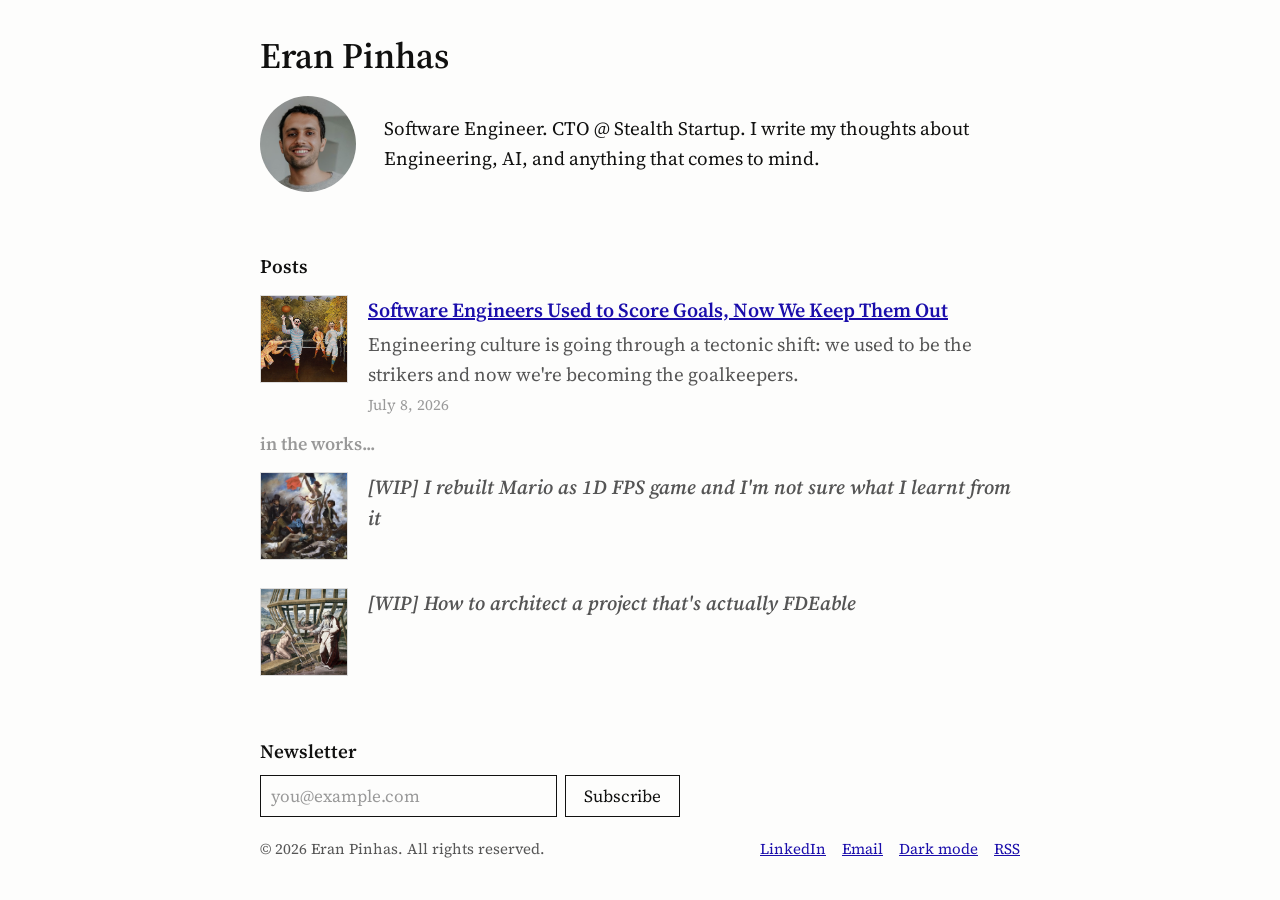
<file: index.html>
<!DOCTYPE html>
<html lang="en">
<head>
  <meta charset="utf-8">
  <meta name="viewport" content="width=device-width, initial-scale=1">
  <title>Eran Pinhas</title>
  <meta name="description" content="Software Engineer. CTO @ Stealth Startup. I write my thoughts about Engineering, AI, and anything that comes to mind.">
  <link rel="preconnect" href="https://fonts.googleapis.com">
  <link rel="preconnect" href="https://fonts.gstatic.com" crossorigin>
  <link href="https://fonts.googleapis.com/css2?family=Source+Serif+4:ital,opsz,wght@0,8..60,400;0,8..60,600;1,8..60,400&display=swap" rel="stylesheet">
  <link rel="alternate" type="application/rss+xml" title="Eran Pinhas" href="rss.xml">
  <link rel="stylesheet" href="styles.css">
  <script src="theme.js"></script>
</head>
<body>
  <div class="page">

    <header class="site-header">
      <a class="site-title" href="index.html">Eran Pinhas</a>
    </header>

    <section class="about">
      <img src="images/eran.png" alt="Eran Pinhas" width="96" height="96">
      <p>Software Engineer. CTO @ Stealth Startup. I write my thoughts about Engineering, AI, and anything that comes to mind.</p>
    </section>

    <section class="posts">

      <h2 class="posts-label">Posts</h2>

      <div class="post-item">
        <img class="post-thumb" src="images/cover.png" alt="">
        <div class="post-text">
          <a class="post-title" href="posts/software-engineers-used-to-score-goals-now-we-keep-them-out.html">Software Engineers Used to Score Goals, Now We Keep Them Out</a>
          <span class="post-description">Engineering culture is going through a tectonic shift: we used to be the strikers and now we're becoming the goalkeepers.</span>
          <span class="post-date">July 8, 2026</span>
        </div>
      </div>

      <h2 class="in-the-works">in the works...</h2>

      <div class="post-item">
        <img class="post-thumb" src="images/liberty.png" alt="">
        <div class="post-text">
          <span class="post-title wip">[WIP] I rebuilt Mario as 1D FPS game and I'm not sure what I learnt from it</span>
        </div>
      </div>

      <div class="post-item">
        <img class="post-thumb" src="images/ark.webp" alt="">
        <div class="post-text">
          <span class="post-title wip">[WIP] How to architect a project that's actually FDEable</span>
        </div>
      </div>

    </section>

    <div class="spacer"></div>

    <footer id="newsletter" class="site-footer">
      <div class="newsletter">
        <span class="newsletter-label">Newsletter</span>
        <form action="https://app.kit.com/forms/9654813/subscriptions" method="post">
          <input type="email" name="email_address" required placeholder="you@example.com" aria-label="Email address">
          <button type="submit">Subscribe</button>
        </form>
      </div>
      <div class="footer-bottom">
        <span>&copy; 2026 Eran Pinhas. All rights reserved.</span>
        <div class="footer-links">
          <a href="https://www.linkedin.com/in/eran-pinhas-915041149/">LinkedIn</a>
          <a href="mailto:eran@pinh.as">Email</a>
          <button class="theme-toggle" type="button">Dark mode</button>
          <a href="rss.xml">RSS</a>
        </div>
      </div>
    </footer>

  </div>
</body>
</html>
</file>
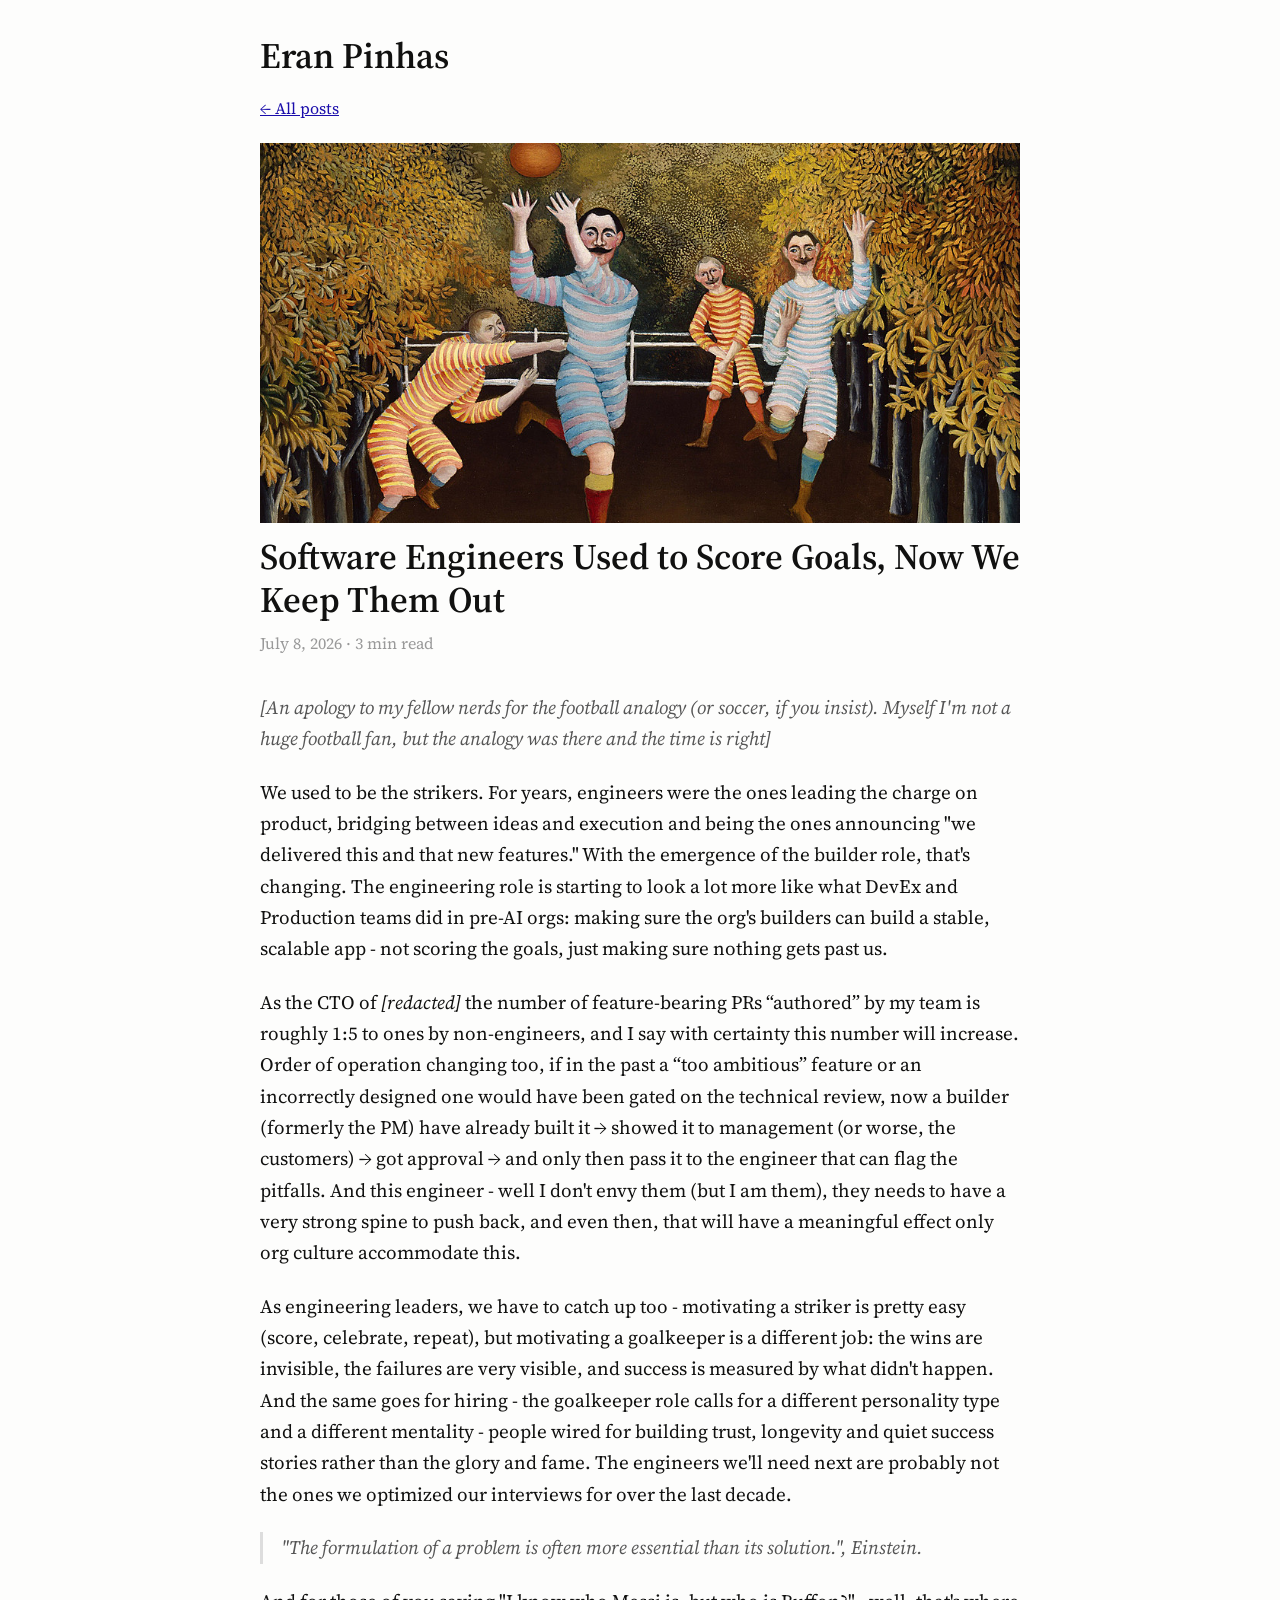
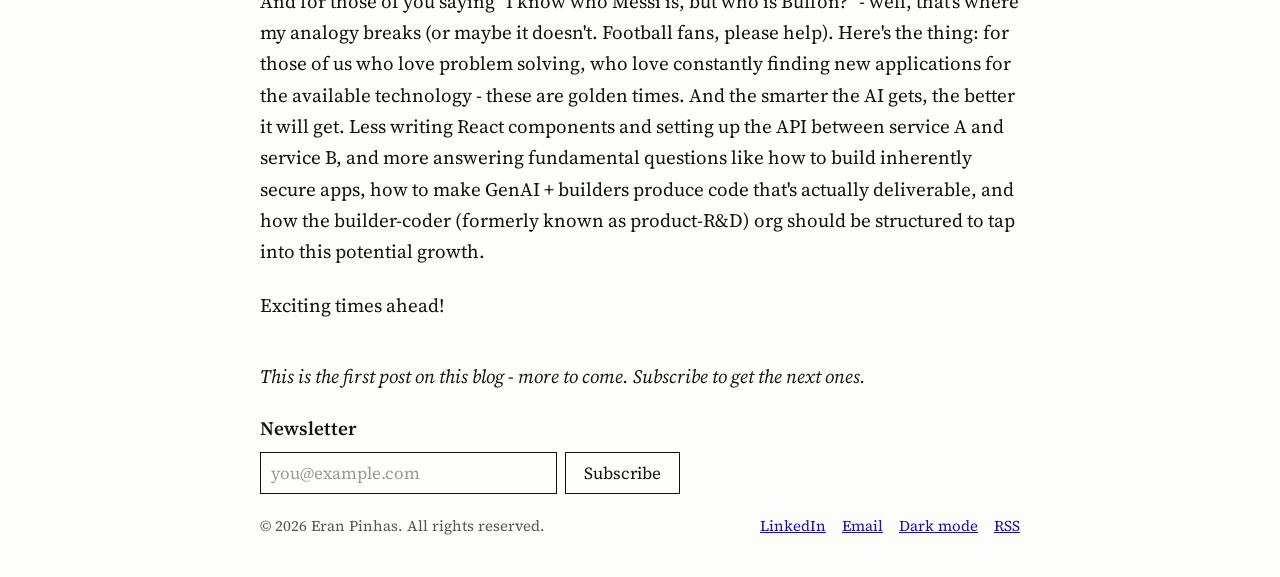
<file: posts/software-engineers-used-to-score-goals-now-we-keep-them-out.html>
<!DOCTYPE html>
<html lang="en">
<head>
  <meta charset="utf-8">
  <meta name="viewport" content="width=device-width, initial-scale=1">
  <title>Software Engineers Used to Score Goals, Now We Keep Them Out - Eran Pinhas</title>
  <meta name="description" content="Engineering culture is going through a tectonic shift: we used to be the strikers and now we're becoming the goalkeepers.">
  <link rel="preconnect" href="https://fonts.googleapis.com">
  <link rel="preconnect" href="https://fonts.gstatic.com" crossorigin>
  <link href="https://fonts.googleapis.com/css2?family=Source+Serif+4:ital,opsz,wght@0,8..60,400;0,8..60,600;1,8..60,400&display=swap" rel="stylesheet">
  <link rel="alternate" type="application/rss+xml" title="Eran Pinhas" href="../rss.xml">
  <link rel="stylesheet" href="../styles.css">
  <script src="../theme.js"></script>
</head>
<body>
  <div class="page">

    <header class="site-header">
      <a class="site-title" href="../index.html">Eran Pinhas</a>
    </header>

    <article>
      <a class="back-link" href="../index.html">&#8592; All posts</a>

      <figure class="cover">
        <img src="../images/cover.png" alt="The Football Players, Henri Rousseau">
        <figcaption>The Football Players, Henri Rousseau</figcaption>
      </figure>

      <h1>Software Engineers Used to Score Goals, Now We Keep Them Out</h1>
      <div class="post-meta">July 8, 2026 &#183; 3 min read</div>

      <p class="intro-note">[An apology to my fellow nerds for the football analogy (or soccer, if you insist). Myself I'm not a huge football fan, but the analogy was there and the time is right]</p>

      <p>We used to be the strikers. For years, engineers were the ones leading the charge on product, bridging between ideas and execution and being the ones announcing "we delivered this and that new features." With the emergence of the builder role, that's changing. The engineering role is starting to look a lot more like what DevEx and Production teams did in pre-AI orgs: making sure the org's builders can build a stable, scalable app - not scoring the goals, just making sure nothing gets past us.</p>

      <p>As the CTO of <em>[redacted]</em> the number of feature-bearing PRs &ldquo;authored&rdquo; by my team is roughly 1:5 to ones by non-engineers, and I say with certainty this number will increase. Order of operation changing too, if in the past a &ldquo;too ambitious&rdquo; feature or an incorrectly designed one would have been gated on the technical review, now a builder (formerly the PM) have already built it &rarr; showed it to management (or worse, the customers) &rarr; got approval &rarr; and only then pass it to the engineer that can flag the pitfalls. And this engineer - well I don't envy them (but I am them), they needs to have a very strong spine to push back, and even then, that will have a meaningful effect only org culture accommodate this.</p>

      <p>As engineering leaders, we have to catch up too - motivating a striker is pretty easy (score, celebrate, repeat), but motivating a goalkeeper is a different job: the wins are invisible, the failures are very visible, and success is measured by what didn't happen. And the same goes for hiring - the goalkeeper role calls for a different personality type and a different mentality - people wired for building trust, longevity and quiet success stories rather than the glory and fame. The engineers we'll need next are probably not the ones we optimized our interviews for over the last decade.</p>

      <blockquote>
        <p>"The formulation of a problem is often more essential than its solution.", Einstein.</p>
      </blockquote>

      <p>And for those of you saying "I know who Messi is, but who is Buffon?" - well, that's where my analogy breaks (or maybe it doesn't. Football fans, please help). Here's the thing: for those of us who love problem solving, who love constantly finding new applications for the available technology - these are golden times. And the smarter the AI gets, the better it will get. Less writing React components and setting up the API between service A and service B, and more answering fundamental questions like how to build inherently secure apps, how to make GenAI + builders produce code that's actually deliverable, and how the builder-coder (formerly known as product-R&amp;D) org should be structured to tap into this potential growth.</p>

      <p>Exciting times ahead!</p>

      <p class="outro"><em>This is the first post on this blog - more to come. Subscribe to get the next ones.</em></p>
    </article>

    <div class="spacer"></div>

    <footer id="newsletter" class="site-footer">
      <div class="newsletter">
        <span class="newsletter-label">Newsletter</span>
        <form action="https://app.kit.com/forms/9654813/subscriptions" method="post">
          <input type="email" name="email_address" required placeholder="you@example.com" aria-label="Email address">
          <button type="submit">Subscribe</button>
        </form>
      </div>
      <div class="footer-bottom">
        <span>&copy; 2026 Eran Pinhas. All rights reserved.</span>
        <div class="footer-links">
          <a href="https://www.linkedin.com/in/eran-pinhas-915041149/">LinkedIn</a>
          <a href="mailto:eran@pinh.as">Email</a>
          <button class="theme-toggle" type="button">Dark mode</button>
          <a href="../rss.xml">RSS</a>
        </div>
      </div>
    </footer>

  </div>
</body>
</html>
</file>
<file: styles.css>
:root {
  --bg: #fdfdfc;
  --fg: #111110;
  --muted: #555;
  --faint: #999;
  --link: #1a0dab;
  --code-bg: #f2f1ef;
  --thumb-border: #ddd;
  --caption-bg: rgba(17, 17, 16, 0.85);
  --caption-fg: #fdfdfc;
}

@media (prefers-color-scheme: dark) {
  :root:not([data-theme='light']) {
    --bg: #131312;
    --fg: #e8e6e2;
    --muted: #a09d97;
    --faint: #77746e;
    --link: #8ab4f8;
    --code-bg: #232220;
    --thumb-border: #333;
  }
}

:root[data-theme='dark'] {
  --bg: #131312;
  --fg: #e8e6e2;
  --muted: #a09d97;
  --faint: #77746e;
  --link: #8ab4f8;
  --code-bg: #232220;
  --thumb-border: #333;
}

html,
body {
  margin: 0;
  padding: 0;
  background: var(--bg);
}

::selection {
  background: #0b57d0;
  color: #fff;
}

body {
  min-height: 100vh;
  display: flex;
  flex-direction: column;
  font-family: 'Source Serif 4', Georgia, serif;
  color: var(--fg);
  font-size: 19px;
  line-height: 1.55;
}

.page {
  width: 100%;
  max-width: 800px;
  margin: 0 auto;
  box-sizing: border-box;
  padding: 0 20px;
  display: flex;
  flex-direction: column;
  flex: 1;
}

a {
  color: var(--link);
  text-decoration: underline;
}

/* Header */

.site-header {
  display: flex;
  align-items: baseline;
  justify-content: space-between;
  gap: 16px;
  padding: 28px 0 0 0;
}

.site-header .site-title {
  color: var(--fg);
  text-decoration: none;
  font-weight: 600;
  font-size: 36px;
}

/* About (index) */

.about {
  display: flex;
  align-items: center;
  gap: 28px;
  padding: 12px 0 40px 0;
}

.about img {
  width: 96px;
  height: 96px;
  border-radius: 50%;
  object-fit: cover;
  flex-shrink: 0;
}

.about p {
  margin: 0;
}

/* Post list (index) */

.posts-label {
  margin: 20px 0 0;
  font-size: 19px;
  font-weight: 600;
}

.post-item {
  display: flex;
  gap: 20px;
  align-items: flex-start;
  padding: 14px 0;
}

.post-item .post-text {
  flex: 1;
  min-width: 0;
  display: flex;
  flex-direction: column;
  gap: 4px;
}

.post-item .post-title {
  align-self: flex-start;
  font-weight: 600;
  font-size: 20px;
}

.post-item .post-title.wip {
  color: var(--muted);
  font-style: italic;
}

.post-item .post-description {
  color: var(--muted);
}

.post-item .post-date {
  color: var(--faint);
  font-size: 15px;
}

.in-the-works {
  margin: 0;
  font-size: 18px;
  font-weight: 600;
  color: var(--faint);
}

.post-item .post-thumb {
  width: 88px;
  height: 88px;
  object-fit: cover;
  flex-shrink: 0;
  border: 1px solid var(--thumb-border);
  box-sizing: border-box;
}

/* Article (post page) */

article {
  padding: 8px 0 0 0;
  line-height: 1.65;
}

.back-link {
  font-size: 16px;
}

.cover {
  position: relative;
  margin: 20px 0 0 0;
}

.cover img {
  width: 100%;
  display: block;
  aspect-ratio: 2 / 1;
  object-fit: cover;
}

.cover figcaption {
  position: absolute;
  top: 12px;
  right: 12px;
  background: var(--caption-bg);
  color: var(--caption-fg);
  font-size: 15px;
  padding: 6px 12px;
  opacity: 0;
  transition: opacity 0.2s ease;
  pointer-events: none;
}

.cover:hover figcaption {
  opacity: 1;
}

article h1 {
  margin: 12px 0 8px 0;
  font-size: 36px;
  line-height: 1.2;
  font-weight: 600;
}

article .post-meta {
  color: var(--faint);
  font-size: 16px;
  margin-bottom: 36px;
}

article h2 {
  margin: 40px 0 14px 0;
  font-size: 26px;
  font-weight: 600;
}

article p {
  margin: 0 0 22px 0;
}

article .intro-note {
  color: var(--muted);
  font-style: italic;
}

article .outro {
  margin-top: 40px;
}

article blockquote {
  margin: 0 0 22px 0;
  padding: 0 0 0 18px;
  border-left: 3px solid var(--thumb-border);
  font-style: italic;
  color: var(--muted);
}

article blockquote p {
  margin: 0;
}

article code {
  font-family: ui-monospace, SFMono-Regular, Menlo, monospace;
  font-size: 16px;
  background: var(--code-bg);
  padding: 2px 5px;
}

article pre {
  margin: 0 0 22px 0;
  padding: 16px 18px;
  background: var(--code-bg);
  overflow-x: auto;
  font-family: ui-monospace, SFMono-Regular, Menlo, monospace;
  font-size: 15px;
  line-height: 1.5;
}

article pre code {
  background: none;
  padding: 0;
  font-size: inherit;
}

/* Footer */

.spacer {
  flex: 1;
}

.site-footer {
  padding: 0 0 40px 0;
  display: flex;
  flex-direction: column;
  gap: 20px;
}

.newsletter {
  display: flex;
  flex-direction: column;
  gap: 8px;
}

.newsletter .newsletter-label {
  font-weight: 600;
}

.newsletter form {
  display: flex;
  gap: 8px;
  max-width: 420px;
}

.newsletter input[type='email'] {
  flex: 1;
  min-width: 0;
  font-family: 'Source Serif 4', Georgia, serif;
  font-size: 17px;
  padding: 8px 10px;
  border: 1px solid var(--fg);
  border-radius: 0;
  background: var(--bg);
  color: var(--fg);
  box-sizing: border-box;
}

.newsletter input[type='email']::placeholder {
  color: var(--faint);
}

.newsletter button {
  font-family: 'Source Serif 4', Georgia, serif;
  font-size: 17px;
  padding: 8px 18px;
  border: 1px solid var(--fg);
  background: var(--bg);
  color: var(--fg);
  cursor: pointer;
  border-radius: 0;
}

.footer-bottom {
  display: flex;
  justify-content: space-between;
  gap: 16px;
  font-size: 15px;
  color: var(--muted);
}

.footer-bottom .footer-links {
  display: flex;
  gap: 16px;
  align-items: baseline;
}

.theme-toggle {
  font-family: 'Source Serif 4', Georgia, serif;
  font-size: 15px;
  padding: 0;
  border: none;
  background: none;
  color: var(--link);
  text-decoration: underline;
  cursor: pointer;
}
</file>
